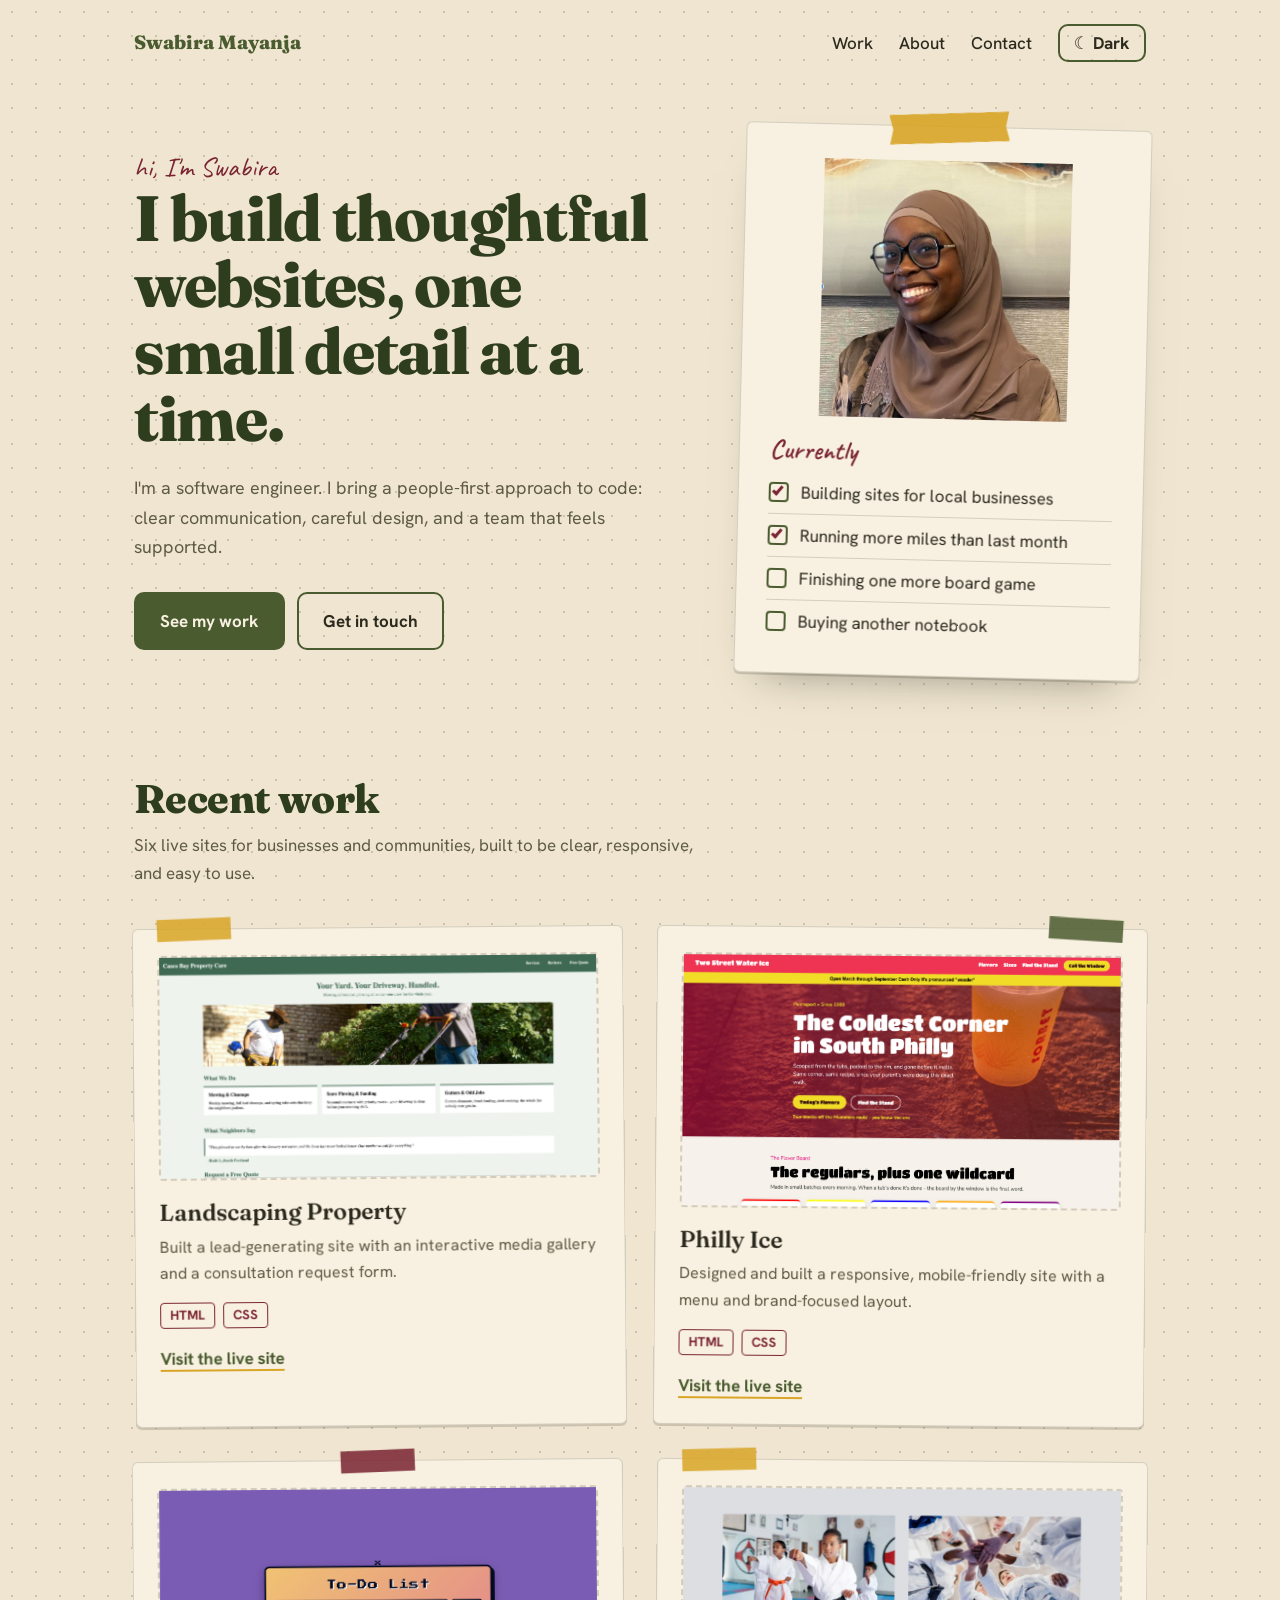
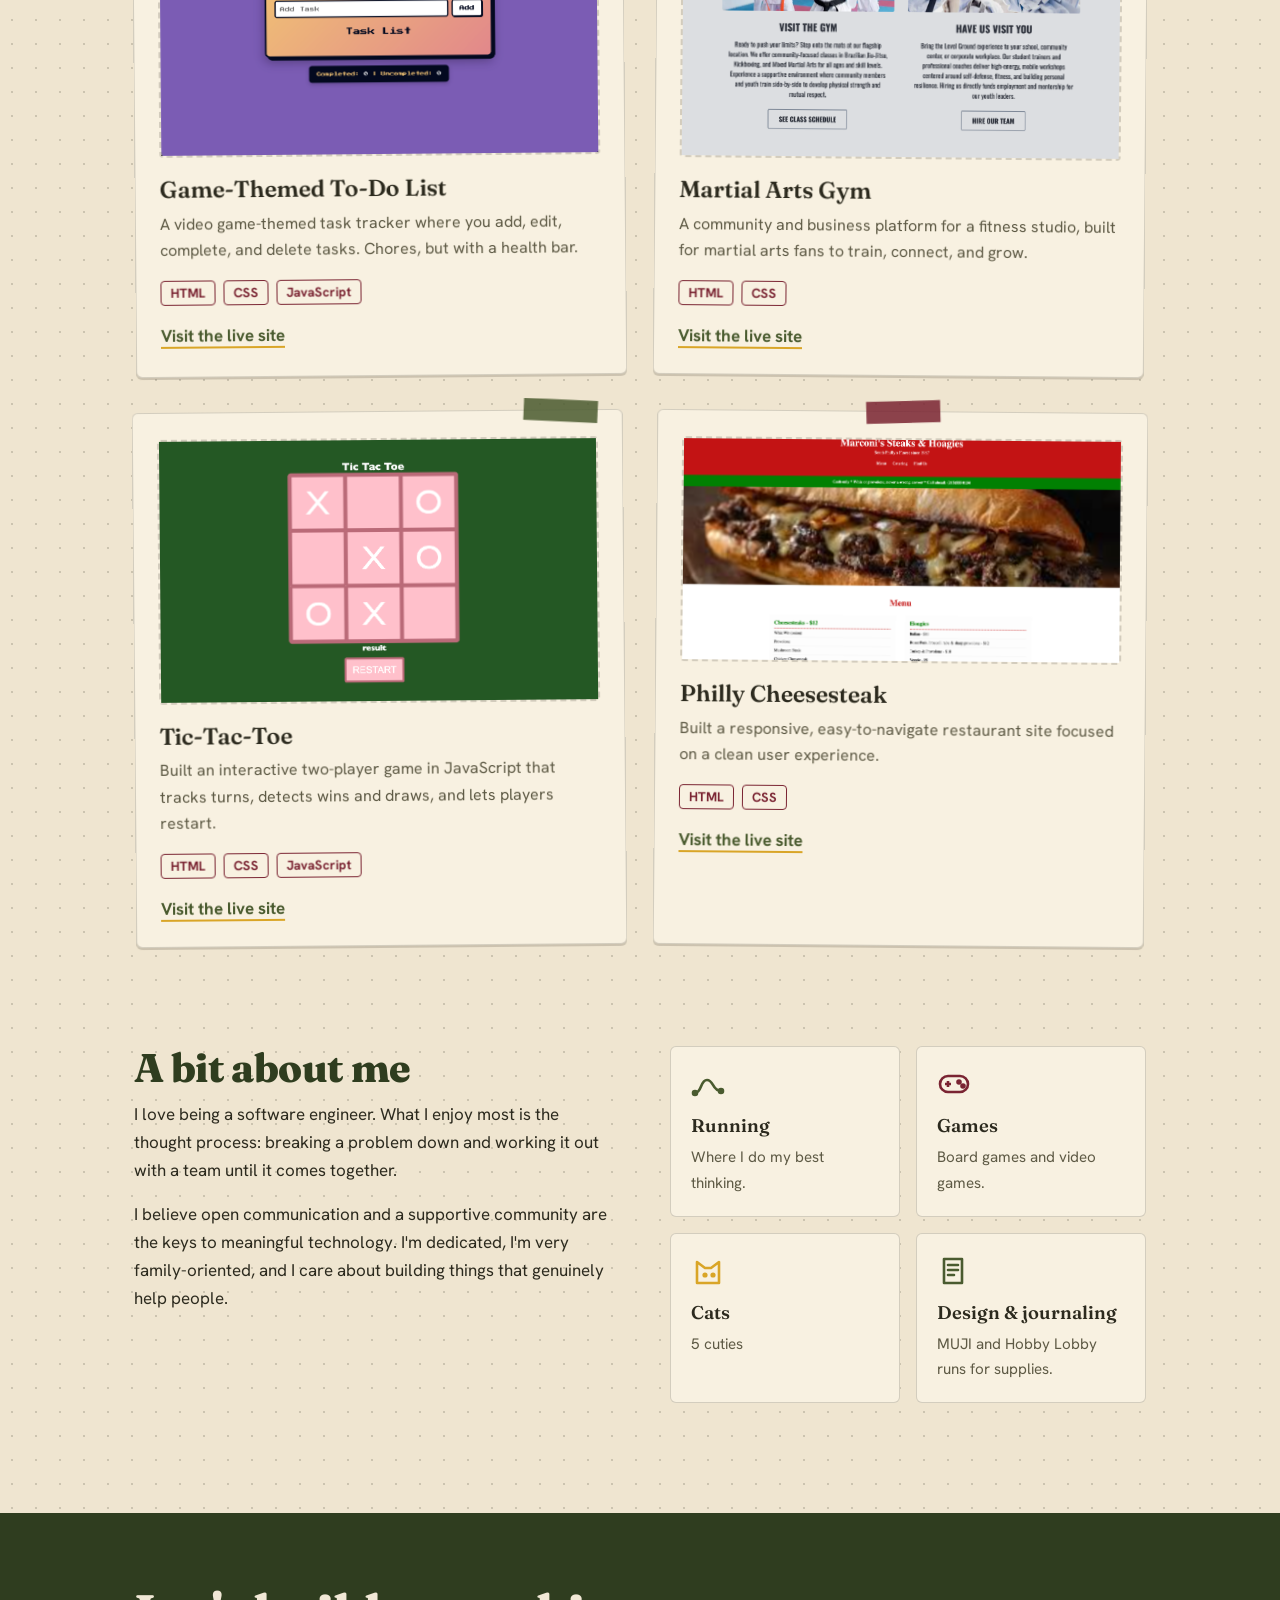
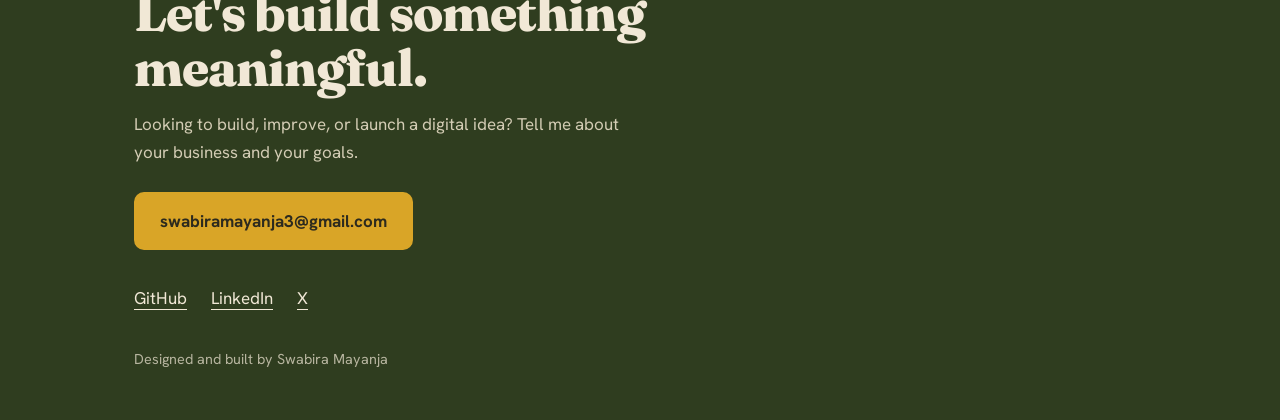
<file: index.html>
<!DOCTYPE html>
<html lang="en">

<head>
    <meta charset="utf-8">
    <meta name="viewport" content="width=device-width, initial-scale=1, viewport-fit=cover">
    <title>Swabira Mayanja — Software Engineer</title>
    <link rel="preconnect" href="https://fonts.googleapis.com">
    <link rel="preconnect" href="https://fonts.gstatic.com" crossorigin>
    <link
        href="https://fonts.googleapis.com/css2?family=Fraunces:opsz,wght@9..144,400;9..144,600;9..144,800&family=Hanken+Grotesk:wght@400;500;700&family=Caveat:wght@600&display=swap"
        rel="stylesheet">
    <link rel="stylesheet" href="mayanja.css">
</head>

<body>
    <div class="wrap">
        <header>
            <a class="logo" href="#top">Swabira Mayanja</a>
            <nav aria-label="Main"><a href="#work">Work</a><a href="#about">About</a><a
                    href="#contact">Contact</a><button class="theme" id="theme" type="button">&#9790; Dark</button>
            </nav>
        </header>

        <section class="hero" id="top">
            <div>
                <p class="note">hi, I'm Swabira</p>
                <h1>I build thoughtful websites, one small detail at a time.</h1>
                <p class="lede">I'm a software engineer. I bring a people-first approach to code: clear communication,
                    careful design, and a team that feels supported.</p>
                <div class="btns">
                    <a class="btn primary" href="#work">See my work</a>
                    <a class="btn" href="#contact">Get in touch</a>
                </div>
            </div>
            <aside class="page" aria-label="Currently">
                <span class="tape" aria-hidden="true"></span>
                <div class="photo"><img id="pics" src="image/mayanja.png" alt=""></div>
                <h2>Currently</h2>
                <ul class="now">
                    <li><span class="box done"></span>Building sites for local businesses</li>
                    <li><span class="box done"></span>Running more miles than last month</li>
                    <li><span class="box"></span>Finishing one more board game</li>
                    <li><span class="box"></span>Buying another notebook</li>
                </ul>
            </aside>
        </section>

        <section id="work">
            <h2 class="sec">Recent work</h2>
            <p class="intro">Six live sites for businesses and communities, built to be clear, responsive, and easy to
                use.</p>

            <div class="grid">
                <article class="card">
                    <span class="tape" aria-hidden="true"></span>
                    <div class="shot" aria-hidden="true"><img id="pics" src="image/property.png" alt=""></div>
                    <h3>Landscaping Property</h3>
                    <p>Built a lead-generating site with an interactive media gallery and a consultation request form.
                    </p>
                    <ul class="stamps">
                        <li>HTML</li>
                        <li>CSS</li>
                    </ul>
                    <a class="visit" href="https://maine-property.netlify.app/" target="_blank" rel="noopener">Visit the
                        live site</a>
                </article>

                <article class="card">
                    <span class="tape" aria-hidden="true"></span>
                    <div class="shot" aria-hidden="true"><img id="pics" src="image/icee.png" alt=""></div>
                    <h3>Philly Ice</h3>
                    <p>Designed and built a responsive, mobile-friendly site with a menu and brand-focused layout.</p>
                    <ul class="stamps">
                        <li>HTML</li>
                        <li>CSS</li>
                    </ul>
                    <a class="visit" href="https://phillywaterice.netlify.app/" target="_blank" rel="noopener">Visit the
                        live site</a>
                </article>

                <article class="card">
                    <span class="tape" aria-hidden="true"></span>
                    <div class="shot" aria-hidden="true"><img id="pics" src="image/todo.png" alt=""></div>
                    <h3>Game-Themed To-Do List</h3>
                    <p>A video game-themed task tracker where you add, edit, complete, and delete tasks. Chores, but
                        with a health bar.</p>
                    <ul class="stamps">
                        <li>HTML</li>
                        <li>CSS</li>
                        <li>JavaScript</li>
                    </ul>
                    <a class="visit" href="https://smlisttracker.netlify.app/" target="_blank" rel="noopener">Visit the
                        live site</a>
                </article>

                <article class="card">
                    <span class="tape" aria-hidden="true"></span>
                    <div class="shot" aria-hidden="true"><img id="pics" src="image/gym.png" alt=""></div>
                    <h3>Martial Arts Gym</h3>
                    <p>A community and business platform for a fitness studio, built for martial arts fans to train,
                        connect, and grow.</p>
                    <ul class="stamps">
                        <li>HTML</li>
                        <li>CSS</li>
                    </ul>
                    <a class="visit" href="https://level-groundsmb.netlify.app/" target="_blank" rel="noopener">Visit
                        the live site</a>
                </article>

                <article class="card">
                    <span class="tape" aria-hidden="true"></span>
                    <div class="shot" aria-hidden="true"><img id="pics" src="image/tic.png" alt=""></div>
                    <h3>Tic-Tac-Toe</h3>
                    <p>Built an interactive two-player game in JavaScript that tracks turns, detects wins and draws, and
                        lets players restart.</p>
                    <ul class="stamps">
                        <li>HTML</li>
                        <li>CSS</li>
                        <li>JavaScript</li>
                    </ul>
                    <a class="visit" href="https://tic-tac-toe-nine-mauve-55.vercel.app/" target="_blank" rel="noopener">Visit the live site</a>
                </article>

                <article class="card">
                    <span class="tape" aria-hidden="true"></span>
                    <div class="shot" aria-hidden="true"><img id="pics" src="image/cheese.png" alt=""></div>
                    <h3>Philly Cheesesteak</h3>
                    <p>Built a responsive, easy-to-navigate restaurant site focused on a clean user experience.</p>
                    <ul class="stamps">
                        <li>HTML</li>
                        <li>CSS</li>
                    </ul>
                    <a class="visit" href="https://philly-cheese.netlify.app/" target="_blank" rel="noopener">Visit the
                        live site</a>
                </article>
            </div>
        </section>

        <section class="about" id="about">
            <div>
                <h2 class="sec">A bit about me</h2>
                <p>I love being a software engineer. What I enjoy most is the thought process: breaking a problem down
                    and working it out with a team until it comes together.</p>
                <p>I believe open communication and a supportive community are the keys to meaningful technology. I'm
                    dedicated, I'm very family-oriented, and I care about building things that genuinely help people.
                </p>
            </div>
            <div class="loves">
                <div class="love">
                    <svg width="34" height="34" viewBox="0 0 34 34" fill="none" stroke="currentColor" stroke-width="2.6"
                        stroke-linecap="round" aria-hidden="true">
                        <path d="M4 26c7 0 5-13 12-13s5 11 14 11" />
                        <circle cx="4" cy="26" r="2" fill="currentColor" />
                        <circle cx="30" cy="24" r="2" fill="currentColor" />
                    </svg>
                    <h3>Running</h3>
                    <p>Where I do my best thinking.</p>
                </div>
                <div class="love">
                    <svg width="34" height="34" viewBox="0 0 34 34" fill="none" stroke="currentColor" stroke-width="2.6"
                        stroke-linejoin="round" aria-hidden="true">
                        <rect x="3" y="9" width="28" height="16" rx="8" />
                        <path d="M11 14v6M8 17h6" />
                        <circle cx="22" cy="15" r="1.5" fill="currentColor" />
                        <circle cx="26" cy="19" r="1.5" fill="currentColor" />
                    </svg>
                    <h3>Games</h3>
                    <p>Board games and video games.</p>
                </div>
                <div class="love">
                    <svg width="34" height="34" viewBox="0 0 34 34" fill="none" stroke="currentColor" stroke-width="2.6"
                        stroke-linejoin="round" stroke-linecap="round" aria-hidden="true">
                        <path d="M6 29V8l8 6h6l8-6v21z" />
                        <circle cx="14" cy="21" r="1.3" fill="currentColor" />
                        <circle cx="22" cy="21" r="1.3" fill="currentColor" />
                    </svg>
                    <h3>Cats</h3>
                    <p>5 cuties</p>
                </div>
                <div class="love">
                    <svg width="34" height="34" viewBox="0 0 34 34" fill="none" stroke="currentColor" stroke-width="2.6"
                        stroke-linejoin="round" stroke-linecap="round" aria-hidden="true" style="color:var(--green)">
                        <path d="M7 5h18v24H7z" />
                        <path d="M11 11h10M11 16h10M11 21h6" />
                    </svg>
                    <h3>Design &amp; journaling</h3>
                    <p>MUJI and Hobby Lobby runs for supplies.</p>
                </div>
            </div>
        </section>
    </div>

    <section class="contact" id="contact">
        <div class="wrap">
            <h2>Let's build something meaningful.</h2>
            <p>Looking to build, improve, or launch a digital idea? Tell me about your business and your goals.</p>
            <a class="btn" href="mailto:swabiramayanja3@gmail.com">swabiramayanja3@gmail.com</a>
            <div class="links">
                <a href="https://github.com/smayanja3" target="_blank" rel="noopener">GitHub</a><a
                    href="https://www.linkedin.com/in/swabira-mayanja" target="_blank" rel="noopener">LinkedIn</a><a
                    href="https://x.com/swabira_" target="_blank" rel="noopener">X</a>
            </div>
            <div class="foot">Designed and built by Swabira Mayanja</div>
        </div>
    </section>
    <script src="mayanja.js"></script>
</body>

</html>
</file>
<file: mayanja.css>
/* Swabira Mayanja portfolio styles.
   Colors and fonts live in the :root block at the top. Change them there. */
:root {
    box-sizing: border-box;
    padding-top: env(safe-area-inset-top, 0px);
    padding-bottom: env(safe-area-inset-bottom, 0px);
    --bg: #EFE5D0;
    --page: #F8F1E1;
    --ink: #2C2A1E;
    --muted: #5E5A45;
    --green: #4A5B2F;
    --green-deep: #2F3D1F;
    --maroon: #7A2432;
    --mustard: #D9A527;
    --line: rgba(44, 42, 30, .18);
    --head: #2F3D1F;
    --link: #4A5B2F;
    --btntext: #F8F1E1;
    --serif: "Fraunces", Georgia, "Times New Roman", serif;
    --sans: "Hanken Grotesk", system-ui, -apple-system, "Segoe UI", sans-serif;
    --hand: "Caveat", "Segoe Print", "Bradley Hand", cursive;
}

@media (prefers-color-scheme: dark) {
    :root:not([data-theme="light"]) {
        --bg: #1D1A13;
        --page: #28241A;
        --ink: #F1E8D6;
        --muted: #BDB49A;
        --green: #9DB36A;
        --green-deep: #2B3820;
        --maroon: #E08A98;
        --mustard: #E5B93C;
        --line: rgba(241, 232, 214, .2);
        --head: #F1E8D6;
        --link: #E5B93C;
        --btntext: #1D1A13;
    }
}

:root[data-theme="dark"] {
    --bg: #1D1A13;
    --page: #28241A;
    --ink: #F1E8D6;
    --muted: #BDB49A;
    --green: #9DB36A;
    --green-deep: #2B3820;
    --maroon: #E08A98;
    --mustard: #E5B93C;
    --line: rgba(241, 232, 214, .2);
    --head: #F1E8D6;
    --link: #E5B93C;
    --btntext: #1D1A13;
}

html {
    scroll-padding-top: env(safe-area-inset-top, 0px);
    scroll-behavior: smooth
}

*,
*::before,
*::after {
    box-sizing: border-box
}

body {
    margin: 0;
    background: var(--bg);
    color: var(--ink);
    font-family: var(--sans);
    font-size: 1.0625rem;
    line-height: 1.65;
    -webkit-font-smoothing: antialiased;
    background-image: radial-gradient(circle, var(--line) 1px, transparent 1.2px);
    background-size: 24px 24px
}

a {
    color: inherit
}

:focus-visible {
    outline: 3px solid var(--maroon);
    outline-offset: 3px;
    border-radius: 4px
}

.wrap {
    max-width: 1060px;
    margin: 0 auto;
    padding: 0 24px
}

header {
    display: flex;
    justify-content: space-between;
    align-items: center;
    padding: 24px 0
}

.logo {
    font-family: var(--serif);
    font-weight: 800;
    font-size: 1.2rem;
    text-decoration: none;
    color: var(--green)
}

nav {
    display: flex;
    gap: 26px
}

nav a {
    text-decoration: none;
    font-weight: 500
}

nav a:hover {
    color: var(--maroon);
    text-decoration: underline;
    text-underline-offset: 6px;
    text-decoration-thickness: 2px
}

.hero {
    display: grid;
    grid-template-columns: 1.15fr .85fr;
    gap: 56px;
    align-items: center;
    padding: 40px 0 100px
}

.note {
    font-family: var(--hand);
    font-size: 1.7rem;
    color: var(--maroon);
    margin: 0 0 4px;
    line-height: 1
}

h1 {
    font-family: var(--serif);
    font-weight: 800;
    font-size: clamp(2.4rem, 5vw, 4rem);
    line-height: 1.04;
    letter-spacing: -.02em;
    margin: 0 0 22px;
    color: var(--head)
}

.lede {
    max-width: 33rem;
    color: var(--muted);
    margin: 0 0 30px;
    font-size: 1.12rem
}

.btns {
    display: flex;
    gap: 12px;
    flex-wrap: wrap
}

.btn {
    display: inline-block;
    padding: 13px 24px;
    border-radius: 10px;
    font-weight: 700;
    text-decoration: none;
    border: 2px solid var(--green);
    transition: background .15s, color .15s
}

.btn.primary {
    background: var(--green);
    color: var(--btntext)
}

.btn:hover {
    background: var(--maroon);
    border-color: var(--maroon);
    color: #F8F1E1
}

.page {
    position: relative;
    background: var(--page);
    border: 1px solid var(--line);
    border-radius: 6px;
    padding: 34px 30px 30px;
    box-shadow: 0 2px 0 var(--line), 0 24px 40px -28px rgba(44, 42, 30, .5);
    transform: rotate(1.4deg);
    animation: settle .8s ease-out both
}

@keyframes settle {
    from {
        transform: rotate(5deg) translateY(-20px);
        opacity: 0
    }

    to {
        transform: rotate(1.4deg);
        opacity: 1
    }
}

.page .tape {
    position: absolute;
    top: -14px;
    left: 50%;
    width: 120px;
    height: 30px;
    margin-left: -60px;
    background: var(--mustard);
    opacity: .9;
    transform: rotate(-3deg);
    clip-path: polygon(0 0, 100% 0, 97% 50%, 100% 100%, 0 100%, 3% 50%)
}

.photo {
  aspect-ratio: 4 / 3;      /* same shape at every screen size */
  border-radius: 4px;
  overflow: hidden;
  margin-bottom: 20px;
}

.photo img {
  display: block;
  width: 100%;
  height: 100%;
  object-fit: contain;      /* whole photo always visible, never cropped */
}

.page h2 {
    font-family: var(--hand);
    font-weight: 600;
    font-size: 1.7rem;
    margin: 0 0 6px;
    color: var(--maroon);
    line-height: 1.1
}

.now {
    list-style: none;
    margin: 0;
    padding: 0
}

.now li {
    display: flex;
    gap: 12px;
    align-items: center;
    padding: 7px 0;
    border-bottom: 1px solid var(--line)
}

.now li:last-child {
    border-bottom: 0
}

.box {
    flex: none;
    width: 20px;
    height: 20px;
    border: 2px solid var(--green);
    border-radius: 4px;
    position: relative
}

.box.done::after {
    content: "";
    position: absolute;
    left: 4px;
    top: 0;
    width: 6px;
    height: 11px;
    border: solid var(--maroon);
    border-width: 0 3px 3px 0;
    transform: rotate(40deg)
}

h2.sec {
    font-family: var(--serif);
    font-weight: 800;
    font-size: clamp(1.8rem, 3.4vw, 2.5rem);
    letter-spacing: -.015em;
    line-height: 1.1;
    margin: 0 0 10px;
    color: var(--head)
}

.intro {
    color: var(--muted);
    max-width: 36rem;
    margin: 0 0 40px
}

.grid {
    display: grid;
    grid-template-columns: repeat(2, 1fr);
    gap: 34px 30px
}

.card {
    position: relative;
    background: var(--page);
    border: 1px solid var(--line);
    border-radius: 6px;
    padding: 26px 24px 24px;
    box-shadow: 0 2px 0 var(--line)
}

.card:nth-child(odd) {
    transform: rotate(-.5deg)
}

.card:nth-child(even) {
    transform: rotate(.5deg)
}

.card .tape {
    position: absolute;
    top: -11px;
    left: 24px;
    width: 74px;
    height: 22px;
    background: var(--mustard);
    opacity: .85;
    transform: rotate(-2deg)
}

.card:nth-child(3n+2) .tape {
    background: var(--green);
    left: auto;
    right: 24px;
    transform: rotate(3deg)
}

.card:nth-child(3n) .tape {
    background: var(--maroon);
    left: 50%;
    margin-left: -37px
}

.shot {
    border: 2px dashed var(--line);
    border-radius: 4px;
    aspect-ratio: 16/8;
    display: grid;
    place-items: center;
    color: var(--muted);
    font-size: .85rem;
    margin-bottom: 18px
}

.shot img {
  display: block;
  width: 100%;
  height: 100%;
  object-fit: contain;    /* whole image always visible, never cropped */
}

.card h3 {
    font-family: var(--serif);
    font-weight: 600;
    font-size: 1.45rem;
    line-height: 1.2;
    margin: 0 0 8px
}

.card p {
    margin: 0 0 16px;
    color: var(--muted);
    font-size: 1rem
}

.stamps {
    display: flex;
    flex-wrap: wrap;
    gap: 8px;
    list-style: none;
    padding: 0;
    margin: 0 0 16px
}

.stamps li {
    font-size: .82rem;
    font-weight: 700;
    color: var(--maroon);
    border: 1.5px solid var(--maroon);
    border-radius: 4px;
    padding: 1px 9px
}

.visit {
    font-weight: 700;
    color: var(--link);
    text-underline-offset: 5px;
    text-decoration-thickness: 2px;
    text-decoration-color: var(--mustard)
}

.visit:hover {
    color: var(--maroon)
}

.about {
    padding: 100px 0 0;
    display: grid;
    grid-template-columns: 1fr 1fr;
    gap: 60px;
    align-items: start
}

.about p {
    max-width: 32rem;
    margin: 0 0 16px
}

.loves {
    display: grid;
    grid-template-columns: 1fr 1fr;
    gap: 16px
}

.love {
    background: var(--page);
    border: 1px solid var(--line);
    border-radius: 6px;
    padding: 20px
}

.love svg {
    display: block;
    margin-bottom: 10px;
    color: var(--green)
}

.love:nth-child(2) svg {
    color: var(--maroon)
}

.love:nth-child(3) svg {
    color: var(--mustard)
}

.love h3 {
    font-family: var(--serif);
    font-weight: 600;
    font-size: 1.15rem;
    margin: 0 0 4px
}

.love p {
    margin: 0;
    font-size: .95rem;
    color: var(--muted)
}

.contact {
    margin-top: 110px;
    background: var(--green-deep);
    color: #F1E8D6;
    padding: 72px 0 48px
}

.contact h2 {
    font-family: var(--serif);
    font-weight: 800;
    font-size: clamp(2rem, 4.6vw, 3.2rem);
    line-height: 1.08;
    letter-spacing: -.02em;
    margin: 0 0 14px;
    max-width: 15em
}

.contact p {
    max-width: 32rem;
    color: #D3CCB4;
    margin: 0 0 26px
}

.contact .btn {
    background: var(--mustard);
    border-color: var(--mustard);
    color: #2C2A1E
}

.contact .btn:hover {
    background: #F1E8D6;
    border-color: #F1E8D6;
    color: #2C2A1E
}

.links {
    display: flex;
    gap: 24px;
    margin-top: 34px;
    flex-wrap: wrap
}

.links a {
    text-underline-offset: 5px
}

.foot {
    opacity: .7;
    font-size: .9rem;
    margin-top: 36px
}

@media (max-width:860px) {

    .hero,
    .about {
        grid-template-columns: 1fr
    }

    .hero {
        padding-bottom: 70px;
        gap: 44px
    }

    .grid {
        grid-template-columns: 1fr
    }

    .page {
        max-width: 420px
    }
}

@media (max-width:480px) {
    .loves {
        grid-template-columns: 1fr
    }

    nav {
        gap: 16px
    }
}

@media (prefers-reduced-motion:reduce) {
    .page {
        animation: none
    }

    html {
        scroll-behavior: auto
    }

    .btn {
        transition: none
    }
}

nav {
    align-items: center
}

.theme {
    font: inherit;
    font-weight: 700;
    cursor: pointer;
    color: var(--ink);
    background: transparent;
    border: 2px solid var(--green);
    border-radius: 10px;
    padding: 3px 14px
}

.theme:hover {
    background: var(--maroon);
    border-color: var(--maroon);
    color: #F8F1E1
}
</file>
